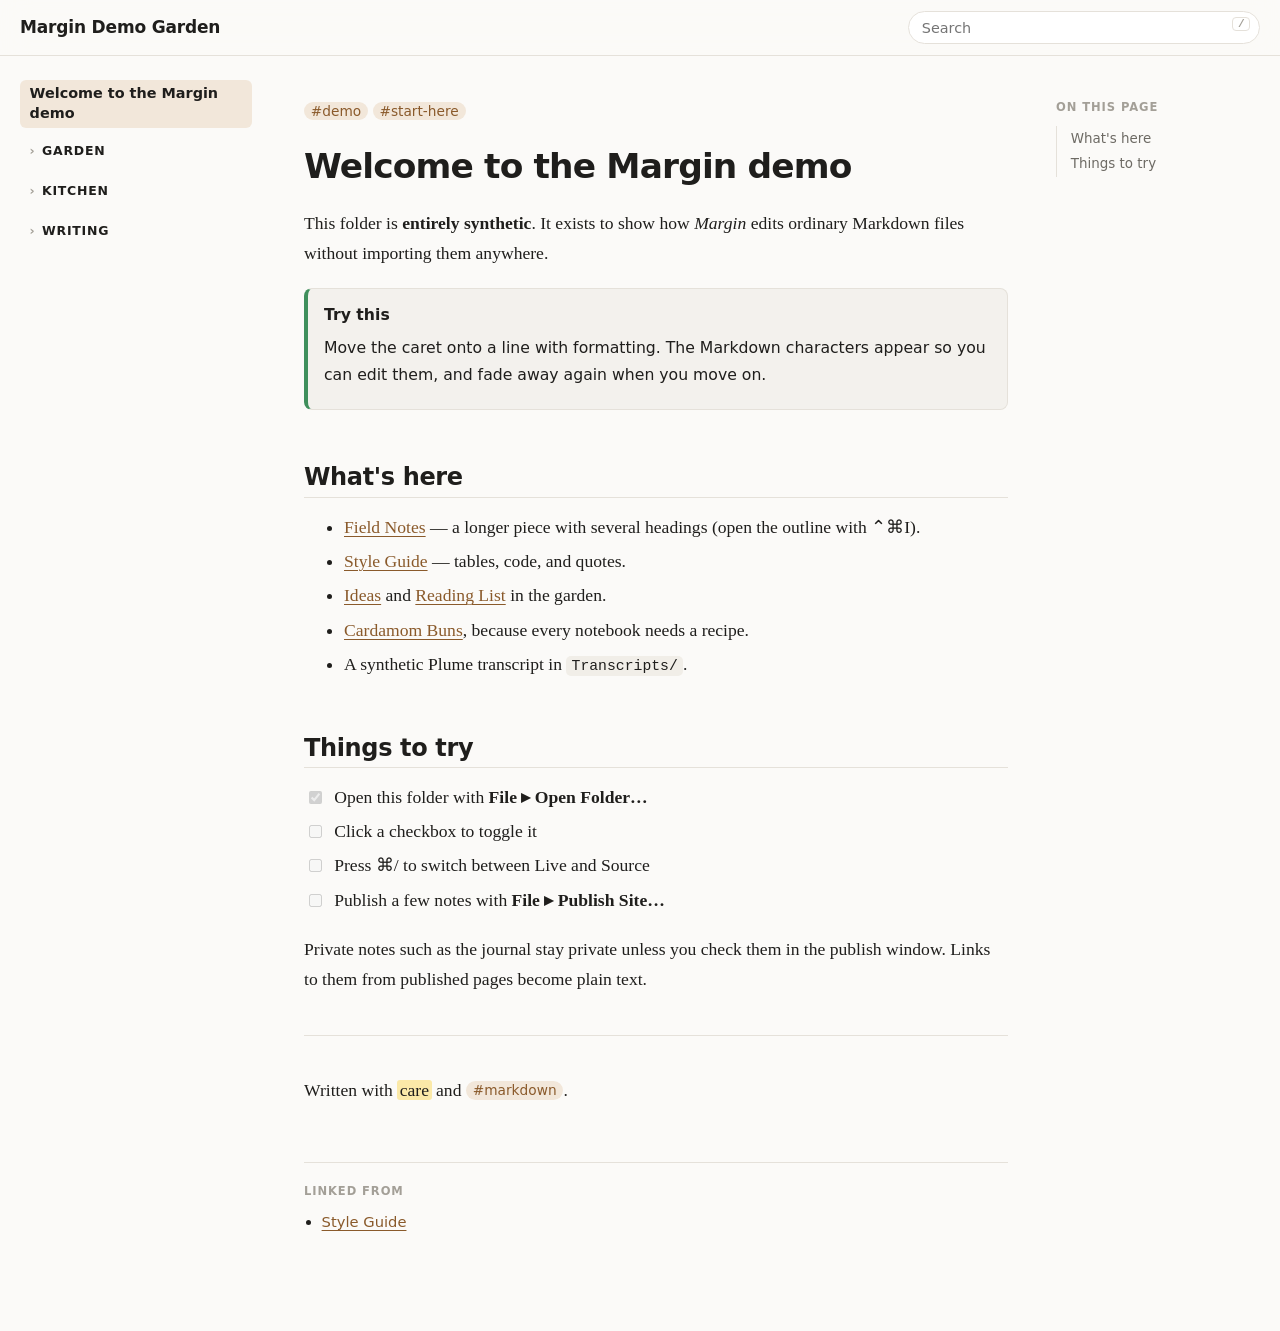
<file: index.html>
<!doctype html>
<html lang="en">
<head>
<meta charset="utf-8">
<meta name="viewport" content="width=device-width, initial-scale=1">
<meta http-equiv="Content-Security-Policy" content="default-src 'none'; img-src 'self' https: http: data:; style-src 'self'; script-src 'self'; base-uri 'none'; form-action 'none'">
<meta name="referrer" content="no-referrer">
<meta name="generator" content="Margin">
<meta name="color-scheme" content="light dark">
<title>Welcome to the Margin demo · Margin Demo Garden</title>
<meta name="description" content="A small synthetic collection that shows live editing, links, tasks and publishing.">
<meta property="og:title" content="Welcome to the Margin demo">
<link rel="canonical" href="https://leona.garden/">
<link rel="stylesheet" href="_margin/site.4ba37293d6f0.css">
</head>
<body data-root="">
<a class="skip-link" href="#content">Skip to content</a>
<header class="topbar">
<button class="nav-toggle" type="button" aria-label="Show navigation" aria-expanded="false" aria-controls="site-nav"><span></span><span></span><span></span></button>
<a class="site-title" href="index.html">Margin Demo Garden</a>
<div class="search" role="search">
<input id="search-input" type="search" placeholder="Search" aria-label="Search notes" autocomplete="off" spellcheck="false">
<kbd class="search-hint" aria-hidden="true">/</kbd>
<div id="search-results" class="search-results" role="listbox" hidden></div>
</div>
</header>
<div class="layout">
<nav id="site-nav" class="sidebar" aria-label="Notes">
<ul class="nav-root">
<li><a class="active" aria-current="page" href="index.html">Welcome to the Margin demo</a></li>
<li class="folder"><details><summary>Garden</summary>
<ul>
<li><a href="garden/ideas.html">Ideas</a></li>
<li><a href="garden/reading-list.html">Reading List</a></li>
</ul></details></li>
<li class="folder"><details><summary>Kitchen</summary>
<ul>
<li><a href="kitchen/cardamom-buns.html">Cardamom Buns</a></li>
</ul></details></li>
<li class="folder"><details><summary>Writing</summary>
<ul>
<li><a href="writing/field-notes.html">Field Notes on Quiet Tools</a></li>
<li><a href="writing/style-guide.html">Style Guide</a></li>
</ul></details></li>
</ul>
</nav>
<main id="content" class="content">
<article class="note">
<p class="page-tags"><span class="tag">#demo</span> <span class="tag">#start-here</span></p>
<h1 id="welcome-to-the-margin-demo">Welcome to the Margin demo</h1>
<p>This folder is <strong>entirely synthetic</strong>. It exists to show how <em>Margin</em> edits ordinary Markdown files without importing them anywhere.</p>
<div class="callout" data-callout="tip">
<div class="callout-title">Try this</div>
<div class="callout-content">
<p>Move the caret onto a line with formatting. The Markdown characters appear so you can edit them, and fade away again when you move on.</p>
</div>
</div>
<h2 id="whats-here">What&#39;s here</h2>
<ul>
<li><a href="writing/field-notes.html" class="internal-link">Field Notes</a> — a longer piece with several headings (open the outline with ⌃⌘I).</li>
<li><a href="writing/style-guide.html" class="internal-link">Style Guide</a> — tables, code, and quotes.</li>
<li><a href="garden/ideas.html" class="internal-link">Ideas</a> and <a href="garden/reading-list.html" class="internal-link">Reading List</a> in the garden.</li>
<li><a href="kitchen/cardamom-buns.html" class="internal-link">Cardamom Buns</a>, because every notebook needs a recipe.</li>
<li>A synthetic Plume transcript in <code>Transcripts/</code>.</li>
</ul>
<h2 id="things-to-try">Things to try</h2>
<ul class="task-list">
<li class="task"><input type="checkbox" disabled checked> Open this folder with <strong>File ▸ Open Folder…</strong></li>
<li class="task"><input type="checkbox" disabled> Click a checkbox to toggle it</li>
<li class="task"><input type="checkbox" disabled> Press ⌘/ to switch between Live and Source</li>
<li class="task"><input type="checkbox" disabled> Publish a few notes with <strong>File ▸ Publish Site…</strong></li>
</ul>
<p>Private notes such as the journal stay private unless you check them in the publish window. Links to them from published pages become plain text.</p>
<hr>
<p>Written with <mark>care</mark> and <span class="tag">#markdown</span>.</p>
</article>
<footer class="backlinks">
<p class="backlinks-title">Linked from</p>
<ul>
<li><a href="writing/style-guide.html">Style Guide</a></li>
</ul>
</footer>
</main>
<aside class="toc" aria-label="On this page">
<p class="toc-title">On this page</p>
<ul>
<li class="toc-l2"><a href="#whats-here">What&#39;s here</a></li>
<li class="toc-l2"><a href="#things-to-try">Things to try</a></li>
</ul>
</aside>
</div>
<div class="scrim" hidden></div>
<script src="_margin/search-index.5a2bd41890a2.js"></script>
<script src="_margin/site.3c12aaddd126.js"></script>
</body>
</html>
</file>
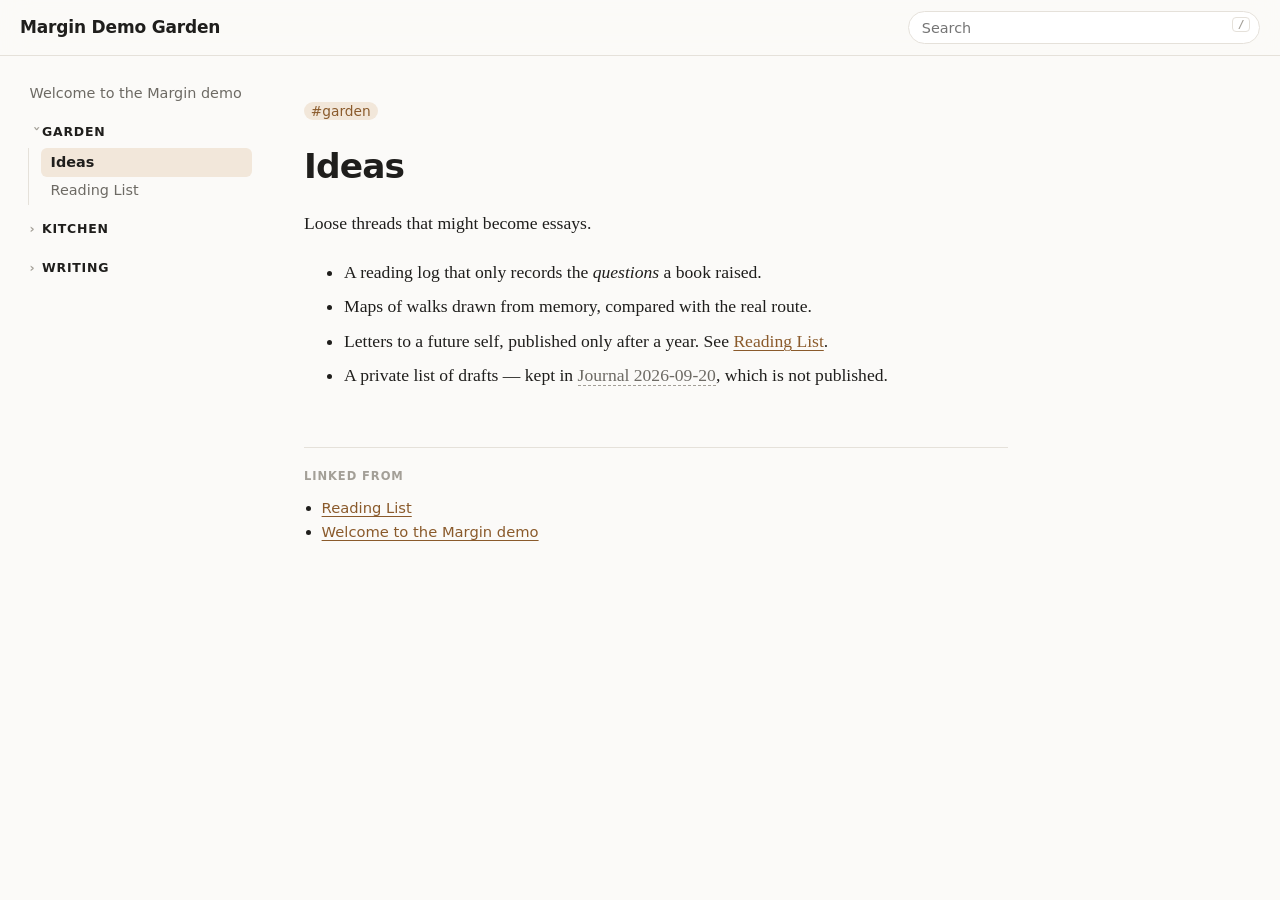
<file: garden/ideas.html>
<!doctype html>
<html lang="en">
<head>
<meta charset="utf-8">
<meta name="viewport" content="width=device-width, initial-scale=1">
<meta http-equiv="Content-Security-Policy" content="default-src 'none'; img-src 'self' https: http: data:; style-src 'self'; script-src 'self'; base-uri 'none'; form-action 'none'">
<meta name="referrer" content="no-referrer">
<meta name="generator" content="Margin">
<meta name="color-scheme" content="light dark">
<title>Ideas · Margin Demo Garden</title>
<meta name="description" content="Ideas Loose threads that might become essays. A reading log that only records the questions a book raised. Maps of walks drawn from memory, compared with the real route. Letters to">
<meta property="og:title" content="Ideas">
<link rel="canonical" href="https://leona.garden/garden/ideas.html">
<link rel="stylesheet" href="../_margin/site.4ba37293d6f0.css">
</head>
<body data-root="../">
<a class="skip-link" href="#content">Skip to content</a>
<header class="topbar">
<button class="nav-toggle" type="button" aria-label="Show navigation" aria-expanded="false" aria-controls="site-nav"><span></span><span></span><span></span></button>
<a class="site-title" href="../index.html">Margin Demo Garden</a>
<div class="search" role="search">
<input id="search-input" type="search" placeholder="Search" aria-label="Search notes" autocomplete="off" spellcheck="false">
<kbd class="search-hint" aria-hidden="true">/</kbd>
<div id="search-results" class="search-results" role="listbox" hidden></div>
</div>
</header>
<div class="layout">
<nav id="site-nav" class="sidebar" aria-label="Notes">
<ul class="nav-root">
<li><a href="../index.html">Welcome to the Margin demo</a></li>
<li class="folder"><details open><summary>Garden</summary>
<ul>
<li><a class="active" aria-current="page" href="../garden/ideas.html">Ideas</a></li>
<li><a href="../garden/reading-list.html">Reading List</a></li>
</ul></details></li>
<li class="folder"><details><summary>Kitchen</summary>
<ul>
<li><a href="../kitchen/cardamom-buns.html">Cardamom Buns</a></li>
</ul></details></li>
<li class="folder"><details><summary>Writing</summary>
<ul>
<li><a href="../writing/field-notes.html">Field Notes on Quiet Tools</a></li>
<li><a href="../writing/style-guide.html">Style Guide</a></li>
</ul></details></li>
</ul>
</nav>
<main id="content" class="content">
<article class="note">
<p class="page-tags"><span class="tag">#garden</span></p>
<h1 id="ideas">Ideas</h1>
<p>Loose threads that might become essays.</p>
<ul>
<li>A reading log that only records the <em>questions</em> a book raised.</li>
<li>Maps of walks drawn from memory, compared with the real route.</li>
<li>Letters to a future self, published only after a year. See <a href="../garden/reading-list.html" class="internal-link">Reading List</a>.</li>
<li>A private list of drafts — kept in <span class="unavailable-link" title="Not published">Journal 2026-09-20</span>, which is not published.</li>
</ul>
</article>
<footer class="backlinks">
<p class="backlinks-title">Linked from</p>
<ul>
<li><a href="../garden/reading-list.html">Reading List</a></li>
<li><a href="../index.html">Welcome to the Margin demo</a></li>
</ul>
</footer>
</main>
<aside class="toc" aria-label="On this page"></aside>
</div>
<div class="scrim" hidden></div>
<script src="../_margin/search-index.5a2bd41890a2.js"></script>
<script src="../_margin/site.3c12aaddd126.js"></script>
</body>
</html>
</file>
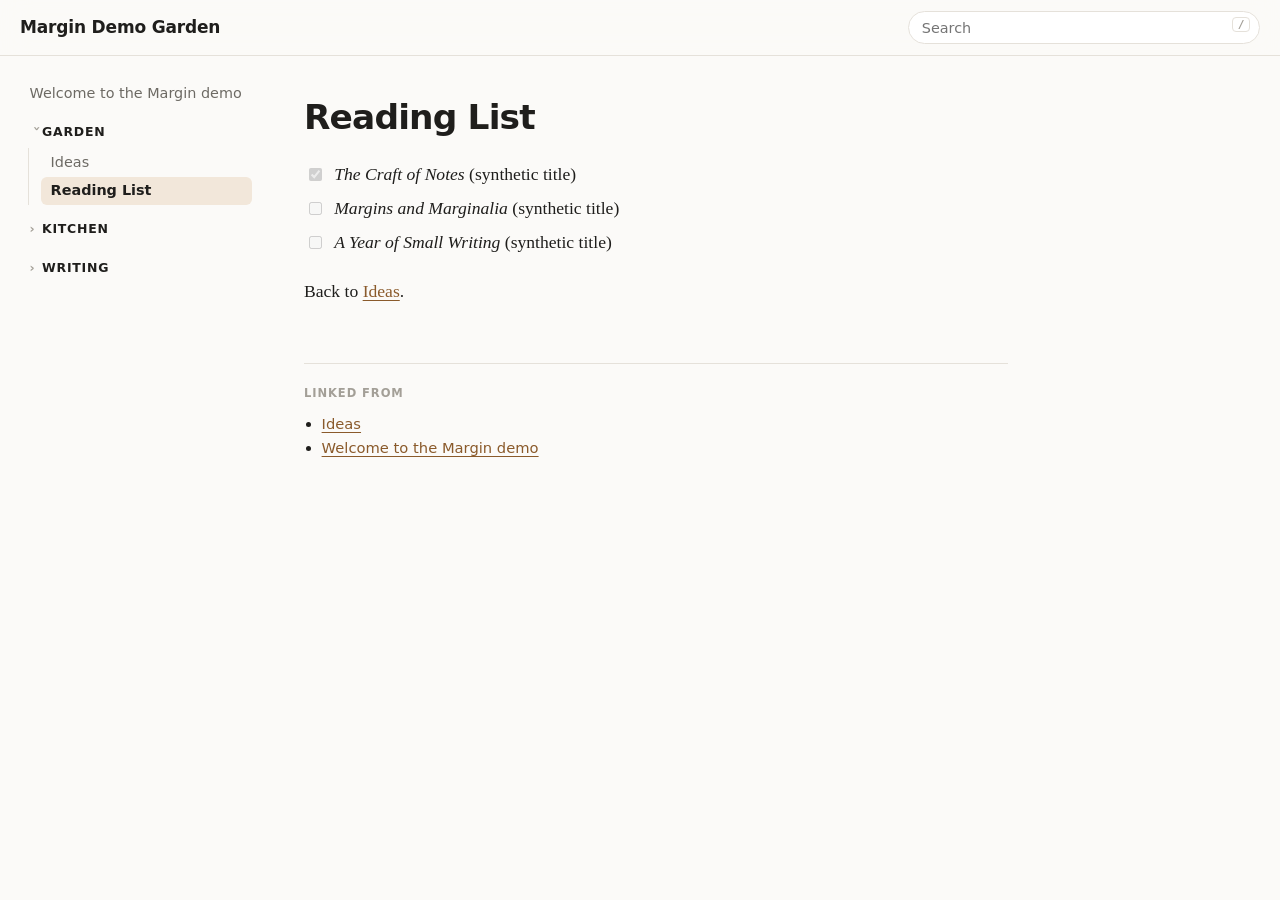
<file: garden/reading-list.html>
<!doctype html>
<html lang="en">
<head>
<meta charset="utf-8">
<meta name="viewport" content="width=device-width, initial-scale=1">
<meta http-equiv="Content-Security-Policy" content="default-src 'none'; img-src 'self' https: http: data:; style-src 'self'; script-src 'self'; base-uri 'none'; form-action 'none'">
<meta name="referrer" content="no-referrer">
<meta name="generator" content="Margin">
<meta name="color-scheme" content="light dark">
<title>Reading List · Margin Demo Garden</title>
<meta name="description" content="Reading List The Craft of Notes (synthetic title) Margins and Marginalia (synthetic title) A Year of Small Writing (synthetic title) Back to Ideas.">
<meta property="og:title" content="Reading List">
<link rel="canonical" href="https://leona.garden/garden/reading-list.html">
<link rel="stylesheet" href="../_margin/site.4ba37293d6f0.css">
</head>
<body data-root="../">
<a class="skip-link" href="#content">Skip to content</a>
<header class="topbar">
<button class="nav-toggle" type="button" aria-label="Show navigation" aria-expanded="false" aria-controls="site-nav"><span></span><span></span><span></span></button>
<a class="site-title" href="../index.html">Margin Demo Garden</a>
<div class="search" role="search">
<input id="search-input" type="search" placeholder="Search" aria-label="Search notes" autocomplete="off" spellcheck="false">
<kbd class="search-hint" aria-hidden="true">/</kbd>
<div id="search-results" class="search-results" role="listbox" hidden></div>
</div>
</header>
<div class="layout">
<nav id="site-nav" class="sidebar" aria-label="Notes">
<ul class="nav-root">
<li><a href="../index.html">Welcome to the Margin demo</a></li>
<li class="folder"><details open><summary>Garden</summary>
<ul>
<li><a href="../garden/ideas.html">Ideas</a></li>
<li><a class="active" aria-current="page" href="../garden/reading-list.html">Reading List</a></li>
</ul></details></li>
<li class="folder"><details><summary>Kitchen</summary>
<ul>
<li><a href="../kitchen/cardamom-buns.html">Cardamom Buns</a></li>
</ul></details></li>
<li class="folder"><details><summary>Writing</summary>
<ul>
<li><a href="../writing/field-notes.html">Field Notes on Quiet Tools</a></li>
<li><a href="../writing/style-guide.html">Style Guide</a></li>
</ul></details></li>
</ul>
</nav>
<main id="content" class="content">
<article class="note">
<h1 id="reading-list">Reading List</h1>
<ul class="task-list">
<li class="task"><input type="checkbox" disabled checked> <em>The Craft of Notes</em> (synthetic title)</li>
<li class="task"><input type="checkbox" disabled> <em>Margins and Marginalia</em> (synthetic title)</li>
<li class="task"><input type="checkbox" disabled> <em>A Year of Small Writing</em> (synthetic title)</li>
</ul>
<p>Back to <a href="../garden/ideas.html" class="internal-link">Ideas</a>.</p>
</article>
<footer class="backlinks">
<p class="backlinks-title">Linked from</p>
<ul>
<li><a href="../garden/ideas.html">Ideas</a></li>
<li><a href="../index.html">Welcome to the Margin demo</a></li>
</ul>
</footer>
</main>
<aside class="toc" aria-label="On this page"></aside>
</div>
<div class="scrim" hidden></div>
<script src="../_margin/search-index.5a2bd41890a2.js"></script>
<script src="../_margin/site.3c12aaddd126.js"></script>
</body>
</html>
</file>
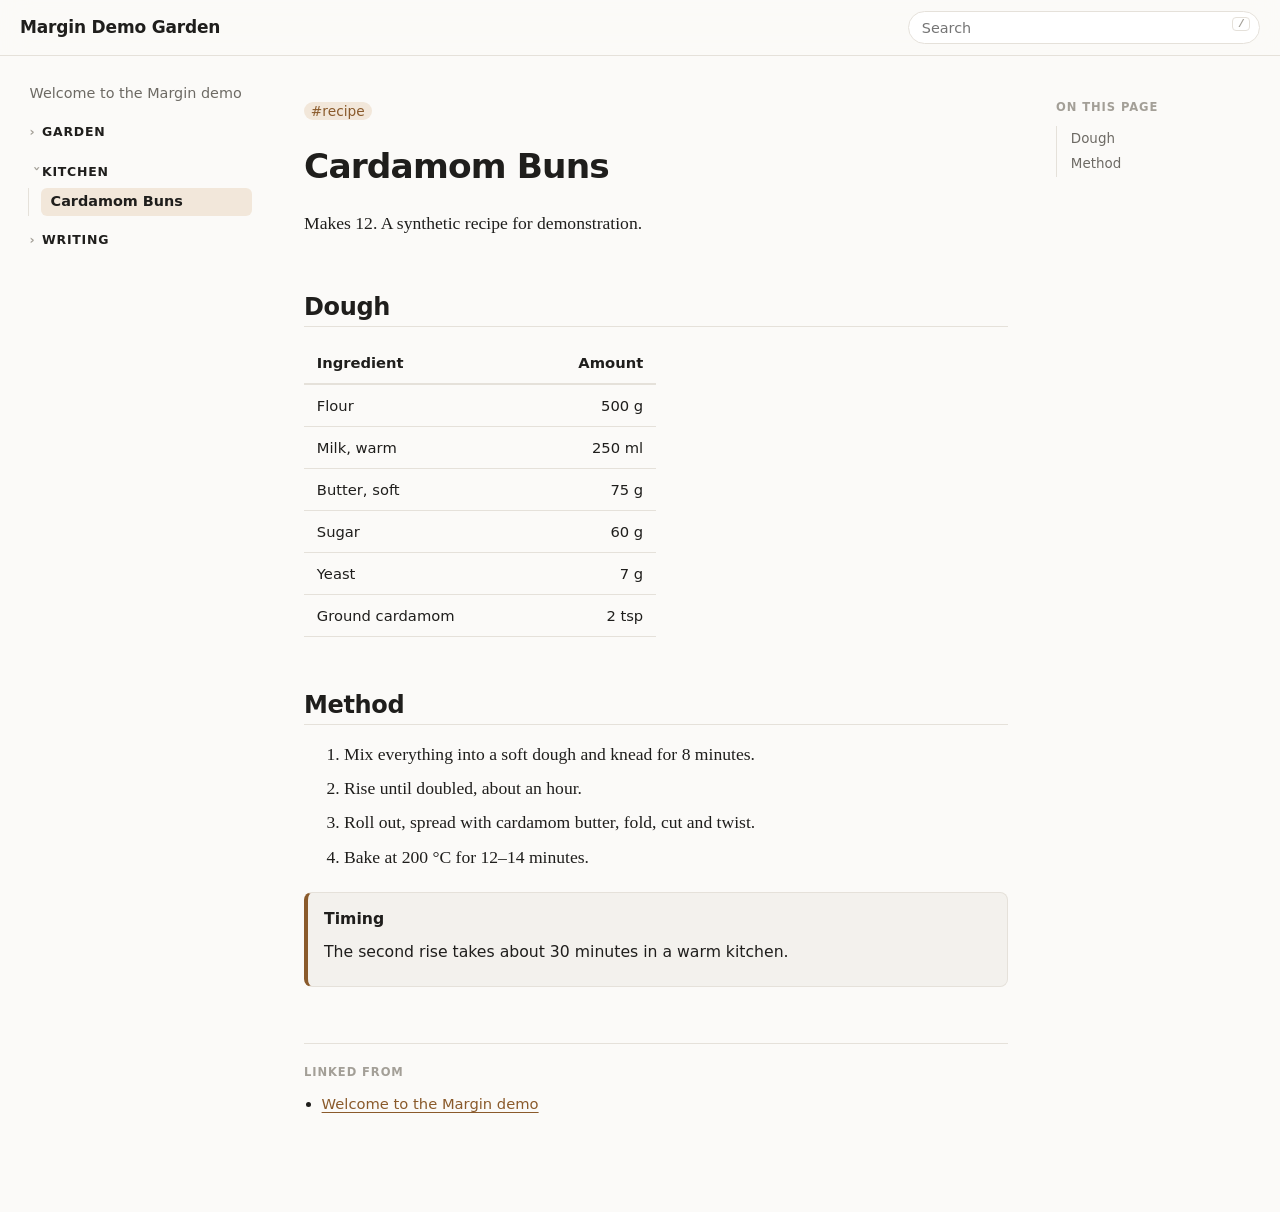
<file: kitchen/cardamom-buns.html>
<!doctype html>
<html lang="en">
<head>
<meta charset="utf-8">
<meta name="viewport" content="width=device-width, initial-scale=1">
<meta http-equiv="Content-Security-Policy" content="default-src 'none'; img-src 'self' https: http: data:; style-src 'self'; script-src 'self'; base-uri 'none'; form-action 'none'">
<meta name="referrer" content="no-referrer">
<meta name="generator" content="Margin">
<meta name="color-scheme" content="light dark">
<title>Cardamom Buns · Margin Demo Garden</title>
<meta name="description" content="Cardamom Buns Makes 12. A synthetic recipe for demonstration. Dough Ingredient Amount Flour 500 g  Milk, warm 250 ml  Butter, soft 75 g  Sugar 60 g  Yeast 7 g  Ground cardamom 2 ts">
<meta property="og:title" content="Cardamom Buns">
<link rel="canonical" href="https://leona.garden/kitchen/cardamom-buns.html">
<link rel="stylesheet" href="../_margin/site.4ba37293d6f0.css">
</head>
<body data-root="../">
<a class="skip-link" href="#content">Skip to content</a>
<header class="topbar">
<button class="nav-toggle" type="button" aria-label="Show navigation" aria-expanded="false" aria-controls="site-nav"><span></span><span></span><span></span></button>
<a class="site-title" href="../index.html">Margin Demo Garden</a>
<div class="search" role="search">
<input id="search-input" type="search" placeholder="Search" aria-label="Search notes" autocomplete="off" spellcheck="false">
<kbd class="search-hint" aria-hidden="true">/</kbd>
<div id="search-results" class="search-results" role="listbox" hidden></div>
</div>
</header>
<div class="layout">
<nav id="site-nav" class="sidebar" aria-label="Notes">
<ul class="nav-root">
<li><a href="../index.html">Welcome to the Margin demo</a></li>
<li class="folder"><details><summary>Garden</summary>
<ul>
<li><a href="../garden/ideas.html">Ideas</a></li>
<li><a href="../garden/reading-list.html">Reading List</a></li>
</ul></details></li>
<li class="folder"><details open><summary>Kitchen</summary>
<ul>
<li><a class="active" aria-current="page" href="../kitchen/cardamom-buns.html">Cardamom Buns</a></li>
</ul></details></li>
<li class="folder"><details><summary>Writing</summary>
<ul>
<li><a href="../writing/field-notes.html">Field Notes on Quiet Tools</a></li>
<li><a href="../writing/style-guide.html">Style Guide</a></li>
</ul></details></li>
</ul>
</nav>
<main id="content" class="content">
<article class="note">
<p class="page-tags"><span class="tag">#recipe</span></p>
<h1 id="cardamom-buns">Cardamom Buns</h1>
<p>Makes 12. A synthetic recipe for demonstration.</p>
<h2 id="dough">Dough</h2>
<div class="table-wrap"><table>
<thead><tr><th class="align-left">Ingredient</th><th class="align-right">Amount</th></tr></thead>
<tbody>
<tr><td class="align-left">Flour</td><td class="align-right">500 g</td></tr>
<tr><td class="align-left">Milk, warm</td><td class="align-right">250 ml</td></tr>
<tr><td class="align-left">Butter, soft</td><td class="align-right">75 g</td></tr>
<tr><td class="align-left">Sugar</td><td class="align-right">60 g</td></tr>
<tr><td class="align-left">Yeast</td><td class="align-right">7 g</td></tr>
<tr><td class="align-left">Ground cardamom</td><td class="align-right">2 tsp</td></tr>
</tbody></table></div>
<h2 id="method">Method</h2>
<ol>
<li>Mix everything into a soft dough and knead for 8 minutes.</li>
<li>Rise until doubled, about an hour.</li>
<li>Roll out, spread with cardamom butter, fold, cut and twist.</li>
<li>Bake at 200 °C for 12–14 minutes.</li>
</ol>
<div class="callout" data-callout="note">
<div class="callout-title">Timing</div>
<div class="callout-content">
<p>The second rise takes about 30 minutes in a warm kitchen.</p>
</div>
</div>
</article>
<footer class="backlinks">
<p class="backlinks-title">Linked from</p>
<ul>
<li><a href="../index.html">Welcome to the Margin demo</a></li>
</ul>
</footer>
</main>
<aside class="toc" aria-label="On this page">
<p class="toc-title">On this page</p>
<ul>
<li class="toc-l2"><a href="#dough">Dough</a></li>
<li class="toc-l2"><a href="#method">Method</a></li>
</ul>
</aside>
</div>
<div class="scrim" hidden></div>
<script src="../_margin/search-index.5a2bd41890a2.js"></script>
<script src="../_margin/site.3c12aaddd126.js"></script>
</body>
</html>
</file>
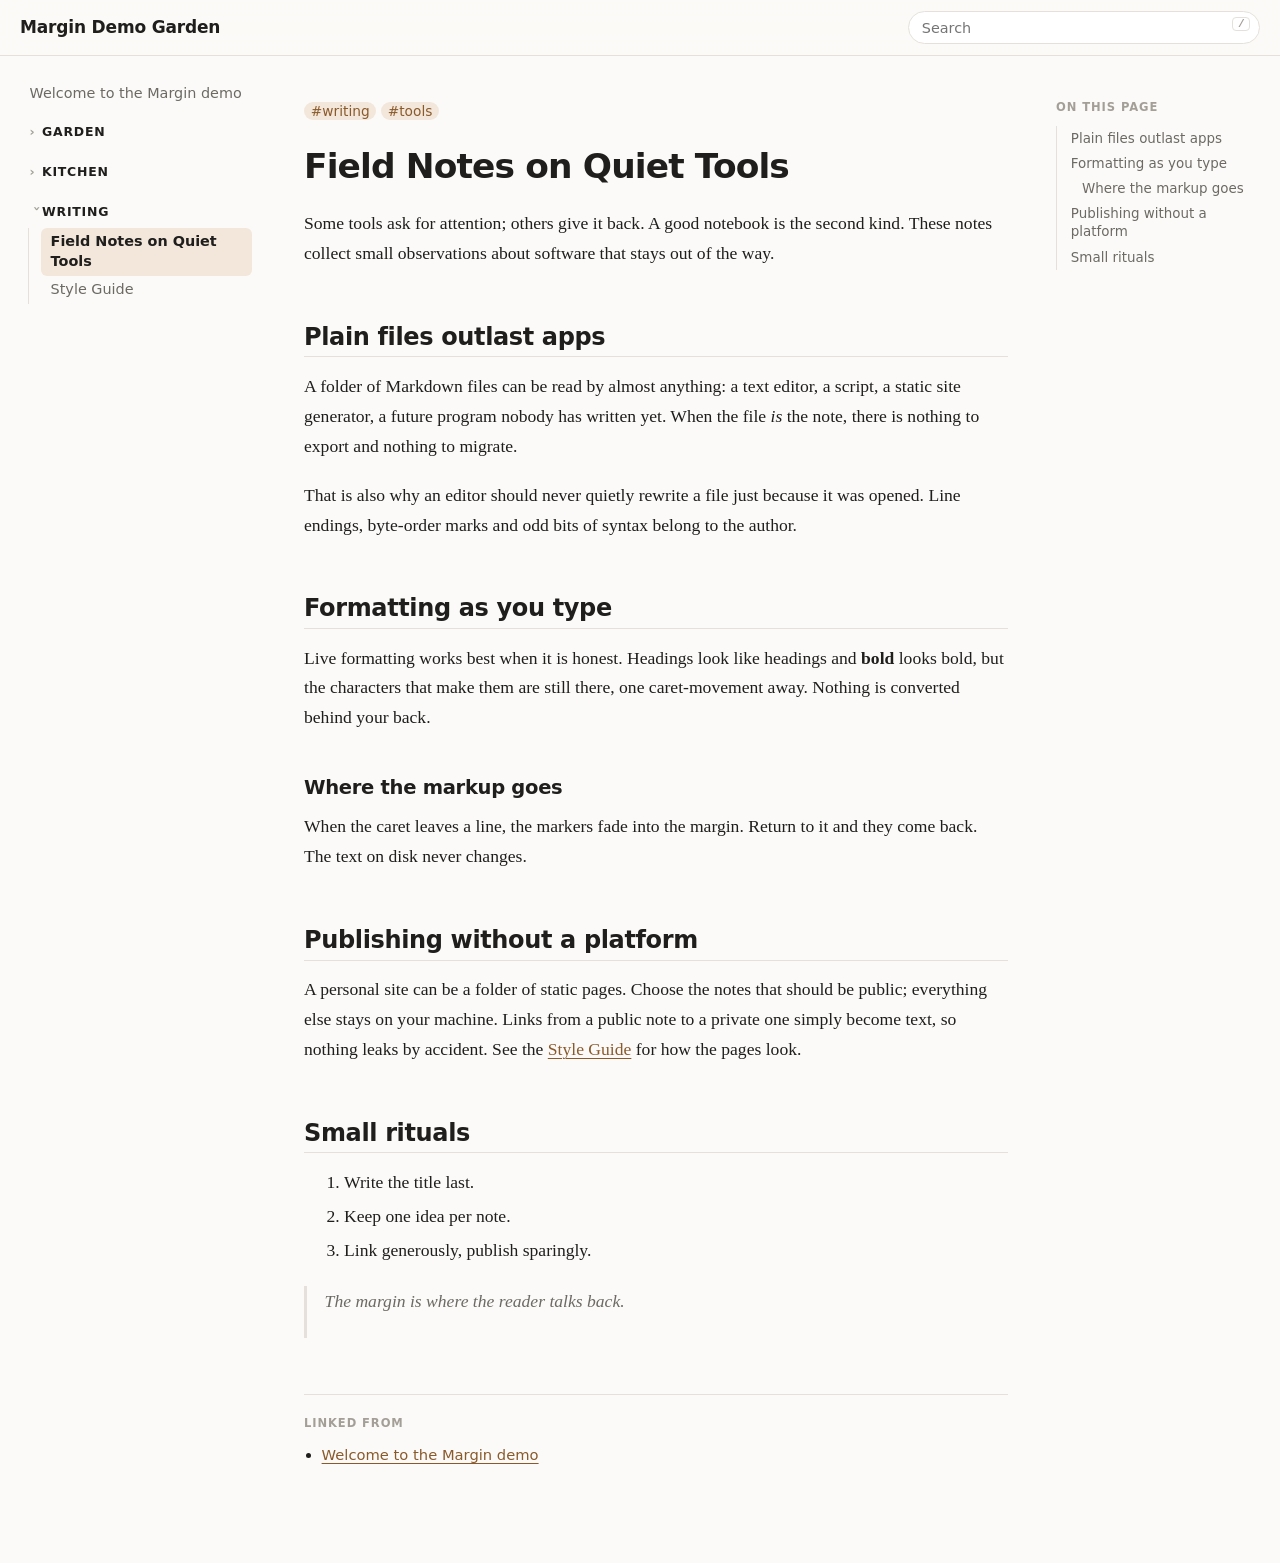
<file: writing/field-notes.html>
<!doctype html>
<html lang="en">
<head>
<meta charset="utf-8">
<meta name="viewport" content="width=device-width, initial-scale=1">
<meta http-equiv="Content-Security-Policy" content="default-src 'none'; img-src 'self' https: http: data:; style-src 'self'; script-src 'self'; base-uri 'none'; form-action 'none'">
<meta name="referrer" content="no-referrer">
<meta name="generator" content="Margin">
<meta name="color-scheme" content="light dark">
<title>Field Notes on Quiet Tools · Margin Demo Garden</title>
<meta name="description" content="Field Notes on Quiet Tools Some tools ask for attention; others give it back. A good notebook is the second kind. These notes collect small observations about software that stays o">
<meta property="og:title" content="Field Notes on Quiet Tools">
<link rel="canonical" href="https://leona.garden/writing/field-notes.html">
<link rel="stylesheet" href="../_margin/site.4ba37293d6f0.css">
</head>
<body data-root="../">
<a class="skip-link" href="#content">Skip to content</a>
<header class="topbar">
<button class="nav-toggle" type="button" aria-label="Show navigation" aria-expanded="false" aria-controls="site-nav"><span></span><span></span><span></span></button>
<a class="site-title" href="../index.html">Margin Demo Garden</a>
<div class="search" role="search">
<input id="search-input" type="search" placeholder="Search" aria-label="Search notes" autocomplete="off" spellcheck="false">
<kbd class="search-hint" aria-hidden="true">/</kbd>
<div id="search-results" class="search-results" role="listbox" hidden></div>
</div>
</header>
<div class="layout">
<nav id="site-nav" class="sidebar" aria-label="Notes">
<ul class="nav-root">
<li><a href="../index.html">Welcome to the Margin demo</a></li>
<li class="folder"><details><summary>Garden</summary>
<ul>
<li><a href="../garden/ideas.html">Ideas</a></li>
<li><a href="../garden/reading-list.html">Reading List</a></li>
</ul></details></li>
<li class="folder"><details><summary>Kitchen</summary>
<ul>
<li><a href="../kitchen/cardamom-buns.html">Cardamom Buns</a></li>
</ul></details></li>
<li class="folder"><details open><summary>Writing</summary>
<ul>
<li><a class="active" aria-current="page" href="../writing/field-notes.html">Field Notes on Quiet Tools</a></li>
<li><a href="../writing/style-guide.html">Style Guide</a></li>
</ul></details></li>
</ul>
</nav>
<main id="content" class="content">
<article class="note">
<p class="page-tags"><span class="tag">#writing</span> <span class="tag">#tools</span></p>
<h1 id="field-notes-on-quiet-tools">Field Notes on Quiet Tools</h1>
<p>Some tools ask for attention; others give it back. A good notebook is the second kind. These notes collect small observations about software that stays out of the way.</p>
<h2 id="plain-files-outlast-apps">Plain files outlast apps</h2>
<p>A folder of Markdown files can be read by almost anything: a text editor, a script, a static site generator, a future program nobody has written yet. When the file <em>is</em> the note, there is nothing to export and nothing to migrate.</p>
<p>That is also why an editor should never quietly rewrite a file just because it was opened. Line endings, byte-order marks and odd bits of syntax belong to the author.</p>
<h2 id="formatting-as-you-type">Formatting as you type</h2>
<p>Live formatting works best when it is honest. Headings look like headings and <strong>bold</strong> looks bold, but the characters that make them are still there, one caret-movement away. Nothing is converted behind your back.</p>
<h3 id="where-the-markup-goes">Where the markup goes</h3>
<p>When the caret leaves a line, the markers fade into the margin. Return to it and they come back. The text on disk never changes.</p>
<h2 id="publishing-without-a-platform">Publishing without a platform</h2>
<p>A personal site can be a folder of static pages. Choose the notes that should be public; everything else stays on your machine. Links from a public note to a private one simply become text, so nothing leaks by accident. See the <a href="../writing/style-guide.html" class="internal-link">Style Guide</a> for how the pages look.</p>
<h2 id="small-rituals">Small rituals</h2>
<ol>
<li>Write the title last.</li>
<li>Keep one idea per note.</li>
<li>Link generously, publish sparingly.</li>
</ol>
<blockquote>
<p>The margin is where the reader talks back.</p>
</blockquote>
</article>
<footer class="backlinks">
<p class="backlinks-title">Linked from</p>
<ul>
<li><a href="../index.html">Welcome to the Margin demo</a></li>
</ul>
</footer>
</main>
<aside class="toc" aria-label="On this page">
<p class="toc-title">On this page</p>
<ul>
<li class="toc-l2"><a href="#plain-files-outlast-apps">Plain files outlast apps</a></li>
<li class="toc-l2"><a href="#formatting-as-you-type">Formatting as you type</a></li>
<li class="toc-l3"><a href="#where-the-markup-goes">Where the markup goes</a></li>
<li class="toc-l2"><a href="#publishing-without-a-platform">Publishing without a platform</a></li>
<li class="toc-l2"><a href="#small-rituals">Small rituals</a></li>
</ul>
</aside>
</div>
<div class="scrim" hidden></div>
<script src="../_margin/search-index.5a2bd41890a2.js"></script>
<script src="../_margin/site.3c12aaddd126.js"></script>
</body>
</html>
</file>
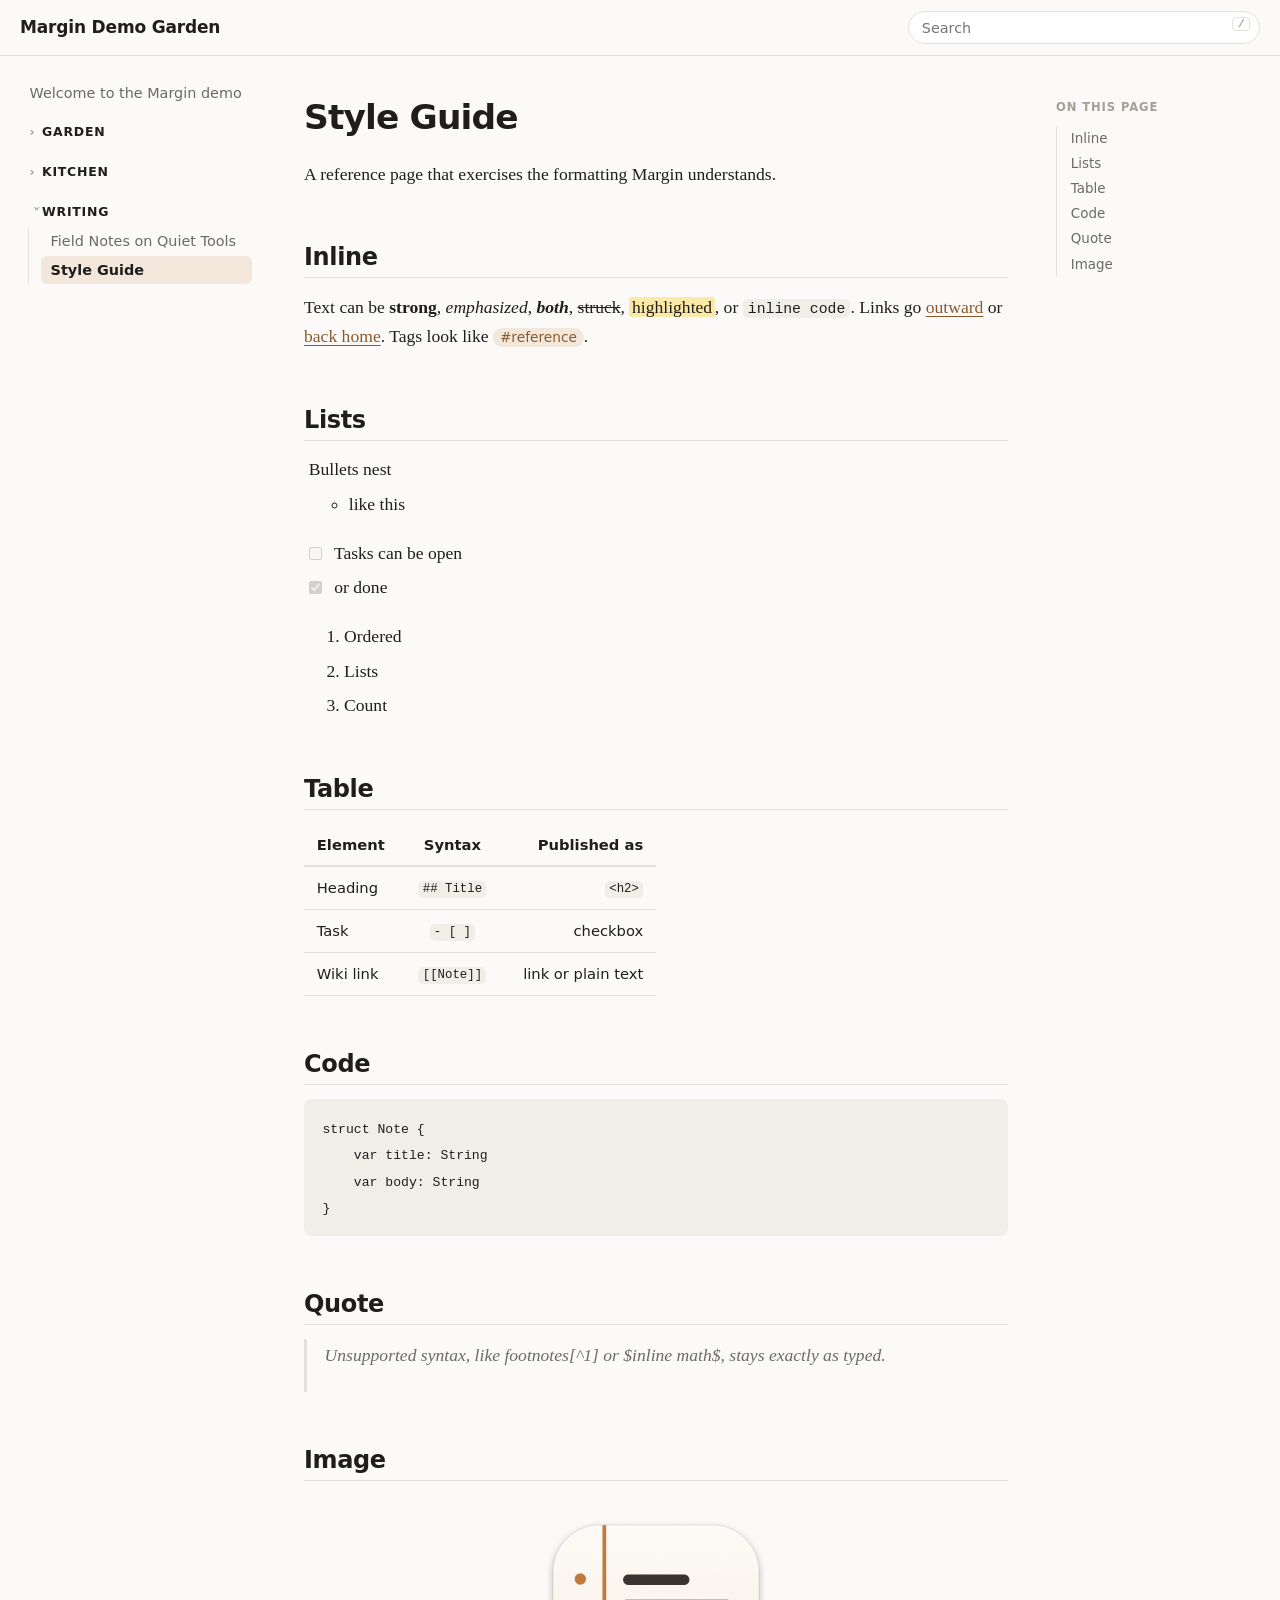
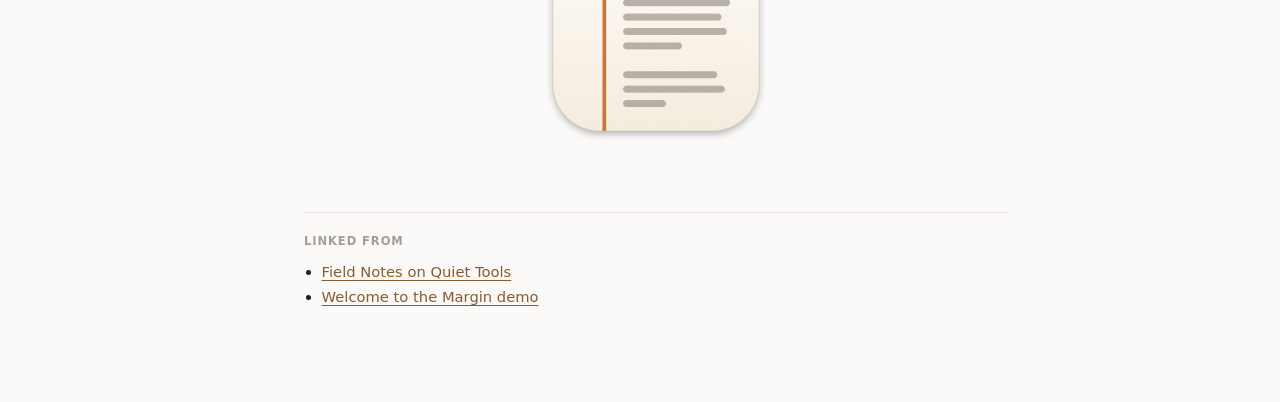
<file: writing/style-guide.html>
<!doctype html>
<html lang="en">
<head>
<meta charset="utf-8">
<meta name="viewport" content="width=device-width, initial-scale=1">
<meta http-equiv="Content-Security-Policy" content="default-src 'none'; img-src 'self' https: http: data:; style-src 'self'; script-src 'self'; base-uri 'none'; form-action 'none'">
<meta name="referrer" content="no-referrer">
<meta name="generator" content="Margin">
<meta name="color-scheme" content="light dark">
<title>Style Guide · Margin Demo Garden</title>
<meta name="description" content="Style Guide A reference page that exercises the formatting Margin understands. Inline Text can be strong, emphasized, both, struck, ==highlighted==, or inline code. Links go outwar">
<meta property="og:title" content="Style Guide">
<link rel="canonical" href="https://leona.garden/writing/style-guide.html">
<link rel="stylesheet" href="../_margin/site.4ba37293d6f0.css">
</head>
<body data-root="../">
<a class="skip-link" href="#content">Skip to content</a>
<header class="topbar">
<button class="nav-toggle" type="button" aria-label="Show navigation" aria-expanded="false" aria-controls="site-nav"><span></span><span></span><span></span></button>
<a class="site-title" href="../index.html">Margin Demo Garden</a>
<div class="search" role="search">
<input id="search-input" type="search" placeholder="Search" aria-label="Search notes" autocomplete="off" spellcheck="false">
<kbd class="search-hint" aria-hidden="true">/</kbd>
<div id="search-results" class="search-results" role="listbox" hidden></div>
</div>
</header>
<div class="layout">
<nav id="site-nav" class="sidebar" aria-label="Notes">
<ul class="nav-root">
<li><a href="../index.html">Welcome to the Margin demo</a></li>
<li class="folder"><details><summary>Garden</summary>
<ul>
<li><a href="../garden/ideas.html">Ideas</a></li>
<li><a href="../garden/reading-list.html">Reading List</a></li>
</ul></details></li>
<li class="folder"><details><summary>Kitchen</summary>
<ul>
<li><a href="../kitchen/cardamom-buns.html">Cardamom Buns</a></li>
</ul></details></li>
<li class="folder"><details open><summary>Writing</summary>
<ul>
<li><a href="../writing/field-notes.html">Field Notes on Quiet Tools</a></li>
<li><a class="active" aria-current="page" href="../writing/style-guide.html">Style Guide</a></li>
</ul></details></li>
</ul>
</nav>
<main id="content" class="content">
<article class="note">
<h1 id="style-guide">Style Guide</h1>
<p>A reference page that exercises the formatting Margin understands.</p>
<h2 id="inline">Inline</h2>
<p>Text can be <strong>strong</strong>, <em>emphasized</em>, <em><strong>both</strong></em>, <del>struck</del>, <mark>highlighted</mark>, or <code>inline code</code>. Links go <a href="https://example.com" class="external-link" rel="noopener noreferrer">outward</a> or <a href="../index.html" class="internal-link">back home</a>. Tags look like <span class="tag">#reference</span>.</p>
<h2 id="lists">Lists</h2>
<ul class="task-list">
<li>Bullets nest
<ul>
<li>like this</li>
</ul></li>
<li class="task"><input type="checkbox" disabled> Tasks can be open</li>
<li class="task"><input type="checkbox" disabled checked> or done</li>
</ul>
<ol>
<li>Ordered</li>
<li>Lists</li>
<li>Count</li>
</ol>
<h2 id="table">Table</h2>
<div class="table-wrap"><table>
<thead><tr><th class="align-left">Element</th><th class="align-center">Syntax</th><th class="align-right">Published as</th></tr></thead>
<tbody>
<tr><td class="align-left">Heading</td><td class="align-center"><code>## Title</code></td><td class="align-right"><code>&lt;h2&gt;</code></td></tr>
<tr><td class="align-left">Task</td><td class="align-center"><code>- [ ]</code></td><td class="align-right">checkbox</td></tr>
<tr><td class="align-left">Wiki link</td><td class="align-center"><code>[[Note]]</code></td><td class="align-right">link or plain text</td></tr>
</tbody></table></div>
<h2 id="code">Code</h2>
<pre><code class="language-swift">struct Note {
    var title: String
    var body: String
}
</code></pre>
<h2 id="quote">Quote</h2>
<blockquote>
<p>Unsupported syntax, like footnotes[^1] or $inline math$, stays exactly as typed.</p>
</blockquote>
<h2 id="image">Image</h2>
<p><img src="../_margin/media/fa683f99fc-margin-sketch.png" alt="A sketch of the margin" loading="lazy" referrerpolicy="no-referrer"></p>
</article>
<footer class="backlinks">
<p class="backlinks-title">Linked from</p>
<ul>
<li><a href="../writing/field-notes.html">Field Notes on Quiet Tools</a></li>
<li><a href="../index.html">Welcome to the Margin demo</a></li>
</ul>
</footer>
</main>
<aside class="toc" aria-label="On this page">
<p class="toc-title">On this page</p>
<ul>
<li class="toc-l2"><a href="#inline">Inline</a></li>
<li class="toc-l2"><a href="#lists">Lists</a></li>
<li class="toc-l2"><a href="#table">Table</a></li>
<li class="toc-l2"><a href="#code">Code</a></li>
<li class="toc-l2"><a href="#quote">Quote</a></li>
<li class="toc-l2"><a href="#image">Image</a></li>
</ul>
</aside>
</div>
<div class="scrim" hidden></div>
<script src="../_margin/search-index.5a2bd41890a2.js"></script>
<script src="../_margin/site.3c12aaddd126.js"></script>
</body>
</html>
</file>
<file: _margin/site.4ba37293d6f0.css>
:root {
  --bg: #fbfaf8; --bg-soft: #f3f1ed; --bg-elev: #ffffff; --text: #1f1e1c; --muted: #6d6a64;
  --faint: #a39f97; --line: #e5e1da; --accent: #8a5a2b; --accent-soft: #f2e7da; --mark: #fbe9a8;
  --code-bg: #f1eee8; --radius: 8px; --sidebar: 16.5rem; --toc: 14rem; --measure: 44rem;
  --ui: -apple-system, BlinkMacSystemFont, "SF Pro Text", "Segoe UI", system-ui, sans-serif;
  --read: "Iowan Old Style", "New York", "Charter", "Georgia", ui-serif, serif;
  --mono: "SF Mono", ui-monospace, "Menlo", "Cascadia Mono", monospace;
}
@media (prefers-color-scheme: dark) {
  :root { --bg: #19191b; --bg-soft: #202023; --bg-elev: #242428; --text: #e8e6e3; --muted: #a09c96;
    --faint: #6f6c68; --line: #313136; --accent: #d9a86c; --accent-soft: #3a2f22; --mark: #5c4b16; --code-bg: #242428; }
}
* { box-sizing: border-box; }
html { -webkit-text-size-adjust: 100%; scroll-padding-top: 4.5rem; }
body { margin: 0; background: var(--bg); color: var(--text); font: 17px/1.65 var(--ui); }
a { color: var(--accent); text-decoration-thickness: 1px; text-underline-offset: 0.18em; }
a:hover { text-decoration-thickness: 2px; }
.skip-link { position: absolute; left: -999px; top: 0; }
.skip-link:focus { left: 1rem; top: 1rem; z-index: 50; background: var(--bg-elev); padding: .5rem .8rem; border-radius: var(--radius); }

.topbar { position: sticky; top: 0; z-index: 20; display: flex; align-items: center; gap: 1rem; height: 3.5rem;
  padding: 0 1.25rem; background: color-mix(in srgb, var(--bg) 88%, transparent); backdrop-filter: saturate(1.4) blur(14px);
  -webkit-backdrop-filter: saturate(1.4) blur(14px); border-bottom: 1px solid var(--line); }
.site-title { font-weight: 650; color: var(--text); text-decoration: none; letter-spacing: -0.01em; white-space: nowrap; overflow: hidden; text-overflow: ellipsis; }
.nav-toggle { display: none; width: 2.25rem; height: 2.25rem; border: 0; background: transparent; border-radius: var(--radius); padding: .55rem .5rem; cursor: pointer; flex-direction: column; justify-content: space-between; }
.nav-toggle span { display: block; height: 2px; border-radius: 1px; background: var(--text); }
.search { position: relative; margin-left: auto; width: min(22rem, 45vw); }
.search input { width: 100%; height: 2.1rem; padding: 0 2rem 0 .8rem; border: 1px solid var(--line); border-radius: 999px;
  background: var(--bg-elev); color: var(--text); font: inherit; font-size: .9rem; outline: none; -webkit-appearance: none; appearance: none; }
.search input:focus { border-color: var(--accent); box-shadow: 0 0 0 3px var(--accent-soft); }
.search-hint { position: absolute; right: .6rem; top: .42rem; font: 600 .7rem var(--mono); color: var(--faint); border: 1px solid var(--line); border-radius: 4px; padding: 0 .3rem; }
.search-results { position: absolute; right: 0; top: 2.6rem; width: min(30rem, 92vw); max-height: 70vh; overflow: auto; background: var(--bg-elev);
  border: 1px solid var(--line); border-radius: 12px; box-shadow: 0 18px 50px rgba(0,0,0,.16); padding: .35rem; }
.search-results a { display: block; padding: .55rem .7rem; border-radius: 8px; color: var(--text); text-decoration: none; }
.search-results a[aria-selected="true"], .search-results a:hover { background: var(--accent-soft); }
.search-results .r-title { font-weight: 600; font-size: .95rem; }
.search-results .r-snippet { color: var(--muted); font-size: .82rem; line-height: 1.45; margin-top: .15rem; }
.search-results .r-empty { padding: .8rem; color: var(--muted); font-size: .9rem; }
.search-results mark { background: var(--mark); color: inherit; border-radius: 2px; }

.layout { display: grid; grid-template-columns: var(--sidebar) minmax(0, 1fr) var(--toc); gap: 0 2.5rem; max-width: 86rem; margin: 0 auto; }
.sidebar { position: sticky; top: 3.5rem; align-self: start; height: calc(100vh - 3.5rem); overflow: auto; padding: 1.5rem .75rem 3rem 1.25rem; font-size: .9rem; }
.sidebar ul { list-style: none; margin: 0; padding: 0; }
.sidebar ul ul { padding-left: .75rem; border-left: 1px solid var(--line); margin-left: .5rem; }
.sidebar a { display: block; padding: .28rem .6rem; border-radius: 6px; color: var(--muted); text-decoration: none; line-height: 1.35; }
.sidebar a:hover { color: var(--text); background: var(--bg-soft); }
.sidebar a.active { color: var(--text); background: var(--accent-soft); font-weight: 600; }
.sidebar summary { cursor: pointer; padding: .35rem .6rem; color: var(--text); font-weight: 600; font-size: .78rem; text-transform: uppercase; letter-spacing: .06em; list-style: none; }
.sidebar summary::-webkit-details-marker { display: none; }
.sidebar summary::before { content: "›"; display: inline-block; width: 1em; transition: transform .15s; color: var(--faint); }
.sidebar details[open] > summary::before { transform: rotate(90deg); }
.sidebar .folder { margin-top: .5rem; }

.content { min-width: 0; padding: 2.5rem 0 6rem; }
.note { max-width: var(--measure); font-family: var(--read); font-size: 1.1rem; line-height: 1.7; }
.note h1, .note h2, .note h3, .note h4, .note h5, .note h6 { font-family: var(--ui); line-height: 1.25; letter-spacing: -0.015em; margin: 2.2em 0 .6em; }
.note h1 { font-size: 2.15rem; margin-top: 0; letter-spacing: -0.025em; }
.note h2 { font-size: 1.5rem; padding-bottom: .3rem; border-bottom: 1px solid var(--line); }
.note h3 { font-size: 1.22rem; }
.note h4 { font-size: 1.05rem; }
.note h5, .note h6 { font-size: .95rem; color: var(--muted); }
.note p, .note ul, .note ol, .note blockquote, .note pre, .note .table-wrap, .note .callout { margin: 0 0 1.1em; }
.note li { margin: .25em 0; }
.note li > p { margin: .3em 0; }
.note ul.task-list { list-style: none; padding-left: .3rem; }
.note li.task input { margin: 0 .5rem 0 0; transform: translateY(1px); accent-color: var(--accent); }
.note blockquote { border-left: 3px solid var(--line); padding: .1rem 0 .1rem 1.1rem; color: var(--muted); font-style: italic; }
.note code { font-family: var(--mono); font-size: .84em; background: var(--code-bg); padding: .12em .35em; border-radius: 5px; }
.note pre { background: var(--code-bg); padding: 1rem 1.15rem; border-radius: var(--radius); overflow: auto; line-height: 1.5; }
.note pre code { background: none; padding: 0; font-size: .82rem; }
.note pre.raw-html { opacity: .8; }
.note img { max-width: 100%; height: auto; border-radius: 6px; display: block; margin: 1.2rem auto; }
.note hr { border: 0; height: 1px; background: var(--line); margin: 2.5rem 0; }
.note mark { background: var(--mark); color: inherit; padding: 0 .15em; border-radius: 3px; }
.note .tag, .page-tags .tag { font-family: var(--ui); font-size: .78em; color: var(--accent); background: var(--accent-soft); padding: .1em .5em; border-radius: 999px; white-space: nowrap; }
.page-tags { margin: -.4rem 0 1.6rem; }
.note .unavailable-link, .note .unavailable-image { color: var(--muted); border-bottom: 1px dashed var(--faint); cursor: help; }
.note .table-wrap { overflow-x: auto; }
.note table { border-collapse: collapse; font-family: var(--ui); font-size: .92rem; min-width: 50%; }
.note th, .note td { border-bottom: 1px solid var(--line); padding: .5rem .8rem; text-align: left; vertical-align: top; }
.note th { font-weight: 650; border-bottom-width: 2px; }
.note .align-center { text-align: center; } .note .align-right { text-align: right; }
.note .callout { border: 1px solid var(--line); border-left: 4px solid var(--accent); background: var(--bg-soft); border-radius: var(--radius); padding: .8rem 1rem .2rem; font-family: var(--ui); font-size: .98rem; }
.note .callout-title { font-weight: 650; margin-bottom: .4rem; }
.note .callout[data-callout="warning"], .note .callout[data-callout="caution"] { border-left-color: #c9822b; }
.note .callout[data-callout="danger"], .note .callout[data-callout="error"] { border-left-color: #c2453d; }
.note .callout[data-callout="tip"], .note .callout[data-callout="success"] { border-left-color: #3f8f5c; }
.page-title { margin-top: 0; }
.index-list { list-style: none; padding: 0; }
.index-list li { padding: .7rem 0; border-bottom: 1px solid var(--line); }
.index-list a { font-family: var(--ui); font-weight: 600; text-decoration: none; }
.index-list p { margin: .2rem 0 0; color: var(--muted); font-size: .95rem; }
.backlinks { max-width: var(--measure); margin-top: 3.5rem; padding-top: 1.2rem; border-top: 1px solid var(--line); font-size: .92rem; }
.backlinks-title, .toc-title { font-size: .72rem; font-weight: 700; text-transform: uppercase; letter-spacing: .08em; color: var(--faint); margin: 0 0 .6rem; }
.backlinks ul { margin: 0; padding-left: 1.1rem; }

.toc { position: sticky; top: 3.5rem; align-self: start; max-height: calc(100vh - 3.5rem); overflow: auto; padding: 2.6rem 1rem 2rem 0; font-size: .84rem; }
.toc ul { list-style: none; margin: 0; padding: 0; border-left: 1px solid var(--line); }
.toc a { display: block; padding: .22rem 0 .22rem .8rem; margin-left: -1px; color: var(--muted); text-decoration: none; border-left: 2px solid transparent; line-height: 1.35; }
.toc a:hover { color: var(--text); }
.toc a.active { color: var(--accent); border-left-color: var(--accent); }
.toc .toc-l3 a { padding-left: 1.5rem; } .toc .toc-l4 a { padding-left: 2.2rem; }
.scrim { position: fixed; inset: 3.5rem 0 0 0; background: rgba(0,0,0,.3); z-index: 9; }

@media (max-width: 1180px) { .layout { grid-template-columns: var(--sidebar) minmax(0, 1fr); } .toc { display: none; } }
@media (max-width: 820px) {
  body { font-size: 16px; }
  .layout { display: block; }
  .nav-toggle { display: flex; }
  .sidebar { position: fixed; z-index: 10; top: 3.5rem; left: 0; bottom: 0; width: min(20rem, 85vw); height: auto; background: var(--bg);
    border-right: 1px solid var(--line); transform: translateX(-100%); transition: transform .2s ease; }
  body.nav-open .sidebar { transform: none; }
  .content { padding: 1.6rem 1.25rem 4rem; }
  .note { font-size: 1.05rem; }
  .note h1 { font-size: 1.8rem; }
  .search { width: auto; flex: 1; }
  .search-hint { display: none; }
}
@media print { .topbar, .sidebar, .toc, .scrim { display: none !important; } .layout { display: block; } }
</file>
